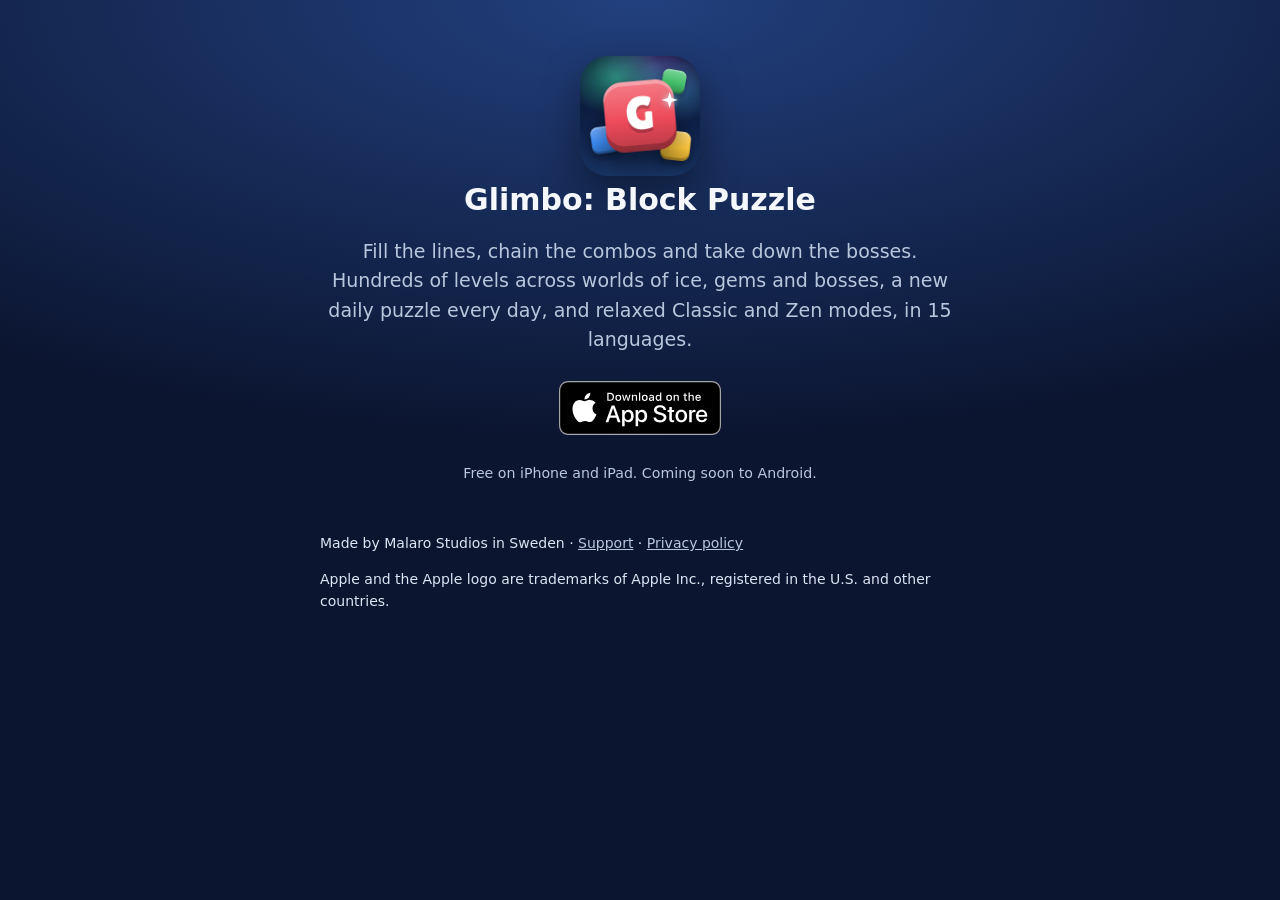
<file: index.html>
<!doctype html>
<html lang="en">
<head>
<meta charset="utf-8">
<meta name="viewport" content="width=device-width, initial-scale=1">
<title>Glimbo: Block Puzzle</title>
<meta name="description" content="Glimbo is a block puzzle with bosses: fill rows and columns, chain combos, travel through worlds and play a new daily puzzle every day.">
<link rel="icon" href="icon.png">
<meta name="apple-itunes-app" content="app-id=6830091741">
<link rel="stylesheet" href="style.css">
</head>
<body>
<main>
  <section class="hero">
    <img class="icon" src="icon.png" alt="Glimbo app icon">
    <h1>Glimbo: Block Puzzle</h1>
    <p class="lead">Fill the lines, chain the combos and take down the bosses. Hundreds of levels across worlds of ice, gems and bosses, a new daily puzzle every day, and relaxed Classic and Zen modes, in 15 languages.</p>
    <div class="badges">
      <a id="app-store" href="https://apps.apple.com/app/id6830091741"><img src="app-store-badge.svg" alt="Download on the App Store"></a>
    </div>
    <p><small>Free on iPhone and iPad. Coming soon to Android.</small></p>
  </section>
  <footer>
    <p>Made by Malaro Studios in Sweden · <a href="support.html">Support</a> · <a href="privacy.html">Privacy policy</a></p>
    <p>Apple and the Apple logo are trademarks of Apple Inc., registered in the U.S. and other countries.</p>
  </footer>
</main>
</body>
</html>
</file>
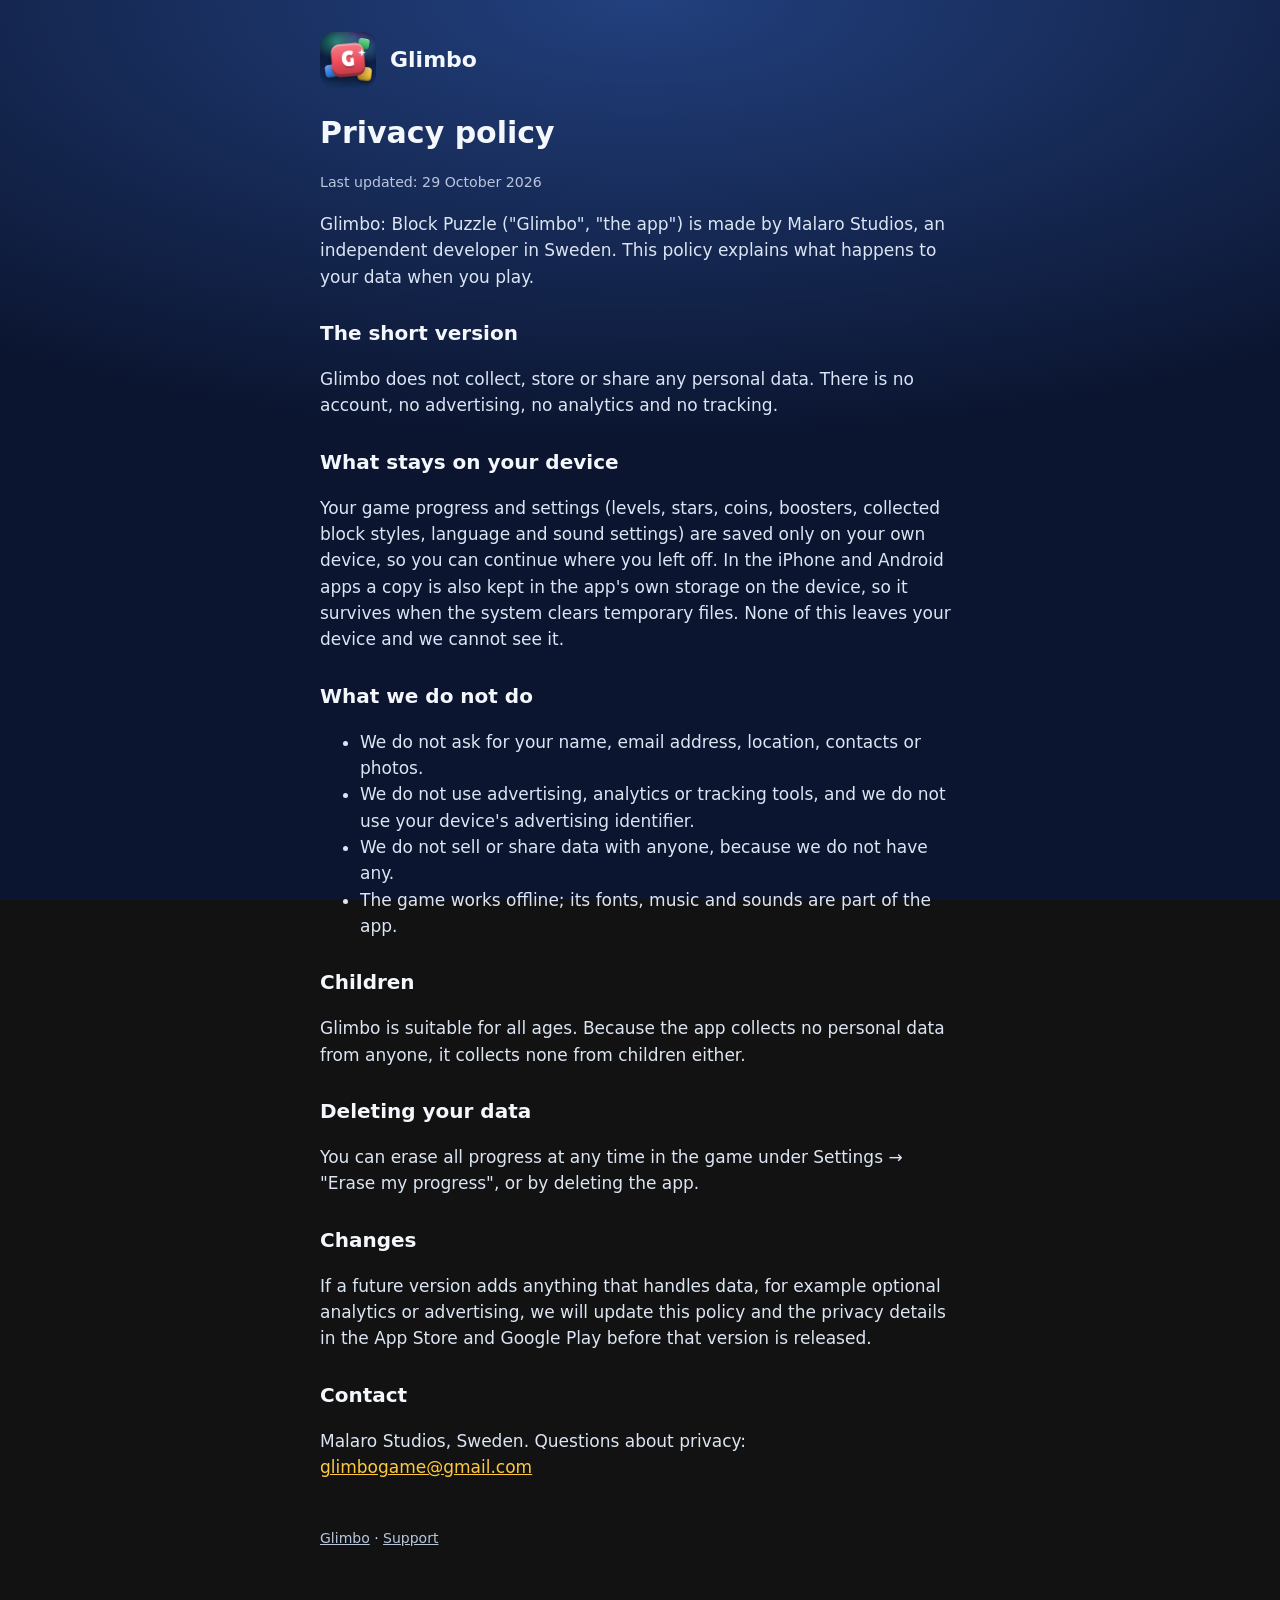
<file: privacy.html>
<!doctype html>
<html lang="en">
<head>
<meta charset="utf-8">
<meta name="viewport" content="width=device-width, initial-scale=1">
<title>Privacy policy · Glimbo</title>
<link rel="icon" href="icon.png">
<link rel="stylesheet" href="style.css">
</head>
<body>
<main>
  <header><img src="icon.png" alt=""><a href="./">Glimbo</a></header>
  <h1>Privacy policy</h1>
  <p><small>Last updated: 29 October 2026</small></p>
  <p>Glimbo: Block Puzzle ("Glimbo", "the app") is made by Malaro Studios, an independent developer in Sweden. This policy explains what happens to your data when you play.</p>

  <h2>The short version</h2>
  <p>Glimbo does not collect, store or share any personal data. There is no account, no advertising, no analytics and no tracking.</p>

  <h2>What stays on your device</h2>
  <p>Your game progress and settings (levels, stars, coins, boosters, collected block styles, language and sound settings) are saved only on your own device, so you can continue where you left off. In the iPhone and Android apps a copy is also kept in the app's own storage on the device, so it survives when the system clears temporary files. None of this leaves your device and we cannot see it.</p>

  <h2>What we do not do</h2>
  <ul>
    <li>We do not ask for your name, email address, location, contacts or photos.</li>
    <li>We do not use advertising, analytics or tracking tools, and we do not use your device's advertising identifier.</li>
    <li>We do not sell or share data with anyone, because we do not have any.</li>
    <li>The game works offline; its fonts, music and sounds are part of the app.</li>
  </ul>

  <h2>Children</h2>
  <p>Glimbo is suitable for all ages. Because the app collects no personal data from anyone, it collects none from children either.</p>

  <h2>Deleting your data</h2>
  <p>You can erase all progress at any time in the game under Settings → "Erase my progress", or by deleting the app.</p>

  <h2>Changes</h2>
  <p>If a future version adds anything that handles data, for example optional analytics or advertising, we will update this policy and the privacy details in the App Store and Google Play before that version is released.</p>

  <h2>Contact</h2>
  <p>Malaro Studios, Sweden. Questions about privacy: <a href="mailto:glimbogame@gmail.com">glimbogame@gmail.com</a></p>
  <footer><p><a href="./">Glimbo</a> · <a href="support.html">Support</a></p></footer>
</main>
</body>
</html>
</file>
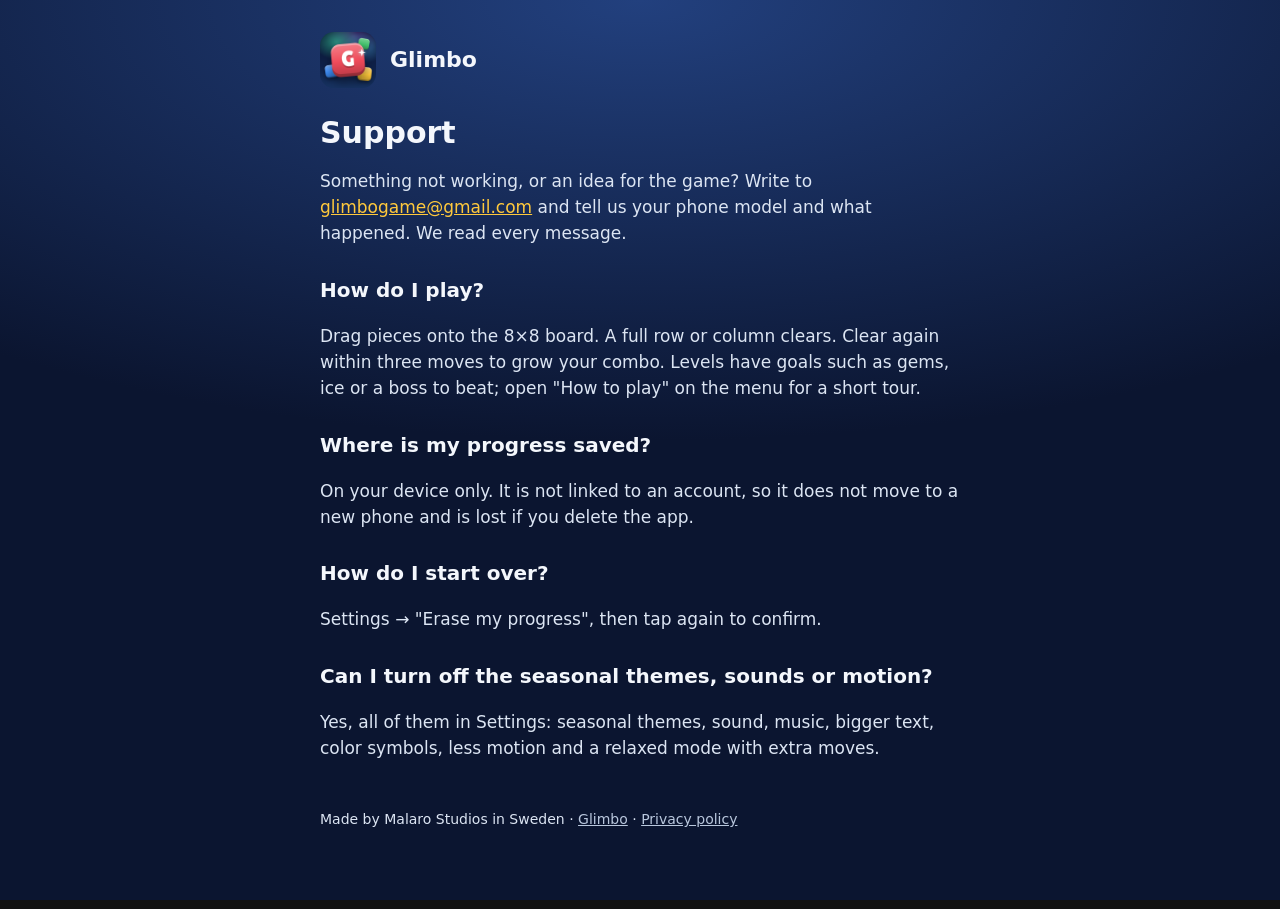
<file: support.html>
<!doctype html>
<html lang="en">
<head>
<meta charset="utf-8">
<meta name="viewport" content="width=device-width, initial-scale=1">
<title>Support · Glimbo</title>
<link rel="icon" href="icon.png">
<link rel="stylesheet" href="style.css">
</head>
<body>
<main>
  <header><img src="icon.png" alt=""><a href="./">Glimbo</a></header>
  <h1>Support</h1>
  <p>Something not working, or an idea for the game? Write to <a href="mailto:glimbogame@gmail.com">glimbogame@gmail.com</a> and tell us your phone model and what happened. We read every message.</p>

  <h2>How do I play?</h2>
  <p>Drag pieces onto the 8×8 board. A full row or column clears. Clear again within three moves to grow your combo. Levels have goals such as gems, ice or a boss to beat; open "How to play" on the menu for a short tour.</p>

  <h2>Where is my progress saved?</h2>
  <p>On your device only. It is not linked to an account, so it does not move to a new phone and is lost if you delete the app.</p>

  <h2>How do I start over?</h2>
  <p>Settings → "Erase my progress", then tap again to confirm.</p>

  <h2>Can I turn off the seasonal themes, sounds or motion?</h2>
  <p>Yes, all of them in Settings: seasonal themes, sound, music, bigger text, color symbols, less motion and a relaxed mode with extra moves.</p>

  <footer><p>Made by Malaro Studios in Sweden · <a href="./">Glimbo</a> · <a href="privacy.html">Privacy policy</a></p></footer>
</main>
</body>
</html>
</file>
<file: style.css>
:root { --night: #0B1530; --night-2: #13224A; --sun: #FFC93C; --mist: #B9C7DD; --snow: #F4F7FC; color-scheme: dark; }
* { box-sizing: border-box; }
body { margin: 0; min-height: 100vh; font: 17px/1.55 system-ui, -apple-system, 'Segoe UI', sans-serif; color: var(--snow);
  background: radial-gradient(120% 70% at 50% 0%, #22407E, var(--night) 70%) fixed; }
main { max-width: 680px; margin: 0 auto; padding: 32px 20px 64px; }
a { color: var(--sun); }
header { display: flex; align-items: center; gap: 14px; margin-bottom: 28px; }
header img { width: 56px; height: 56px; border-radius: 14px; }
header a { color: inherit; text-decoration: none; font-weight: 800; font-size: 22px; }
h1 { font-size: 30px; line-height: 1.15; margin: 0 0 12px; }
h2 { font-size: 20px; margin: 28px 0 8px; }
p, li { color: #DCE5F3; }
.lead { font-size: 19px; color: var(--mist); }
.hero { text-align: center; padding-top: 24px; }
.hero img.icon { width: 120px; height: 120px; border-radius: 28px; box-shadow: 0 16px 40px rgba(0,0,0,.4); }
.badges { display: flex; flex-wrap: wrap; justify-content: center; gap: 14px; margin: 26px 0 8px; }
.badges img { height: 54px; width: auto; }
footer { margin-top: 48px; color: var(--mist); font-size: 14px; }
footer a { color: var(--mist); }
small { color: var(--mist); }
</file>
